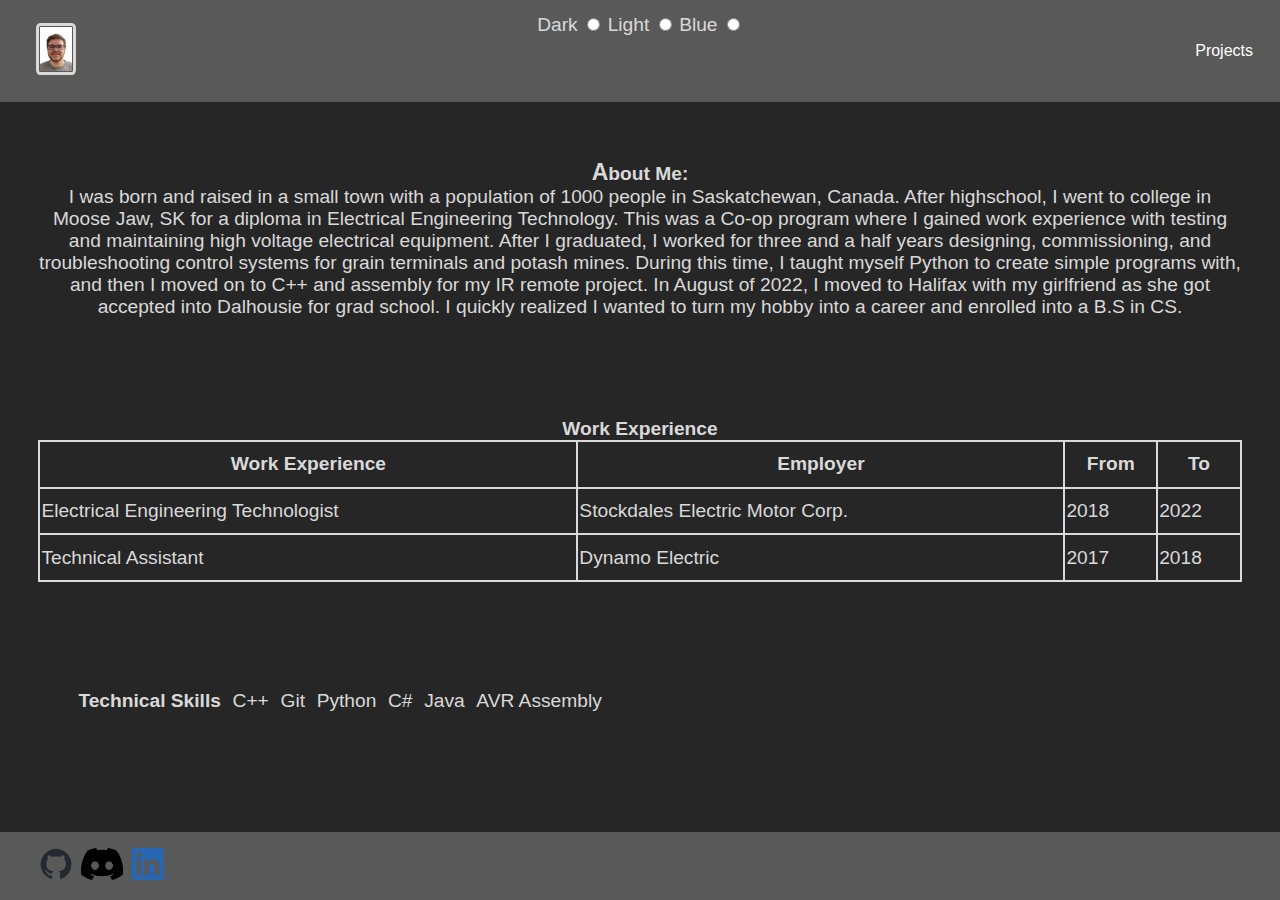
<file: about.html>
<!DOCTYPE html>
<html lang="en">
    <head>
        <meta charset="UTF-8">
        <title>Austin Putland</title>
        <link rel="icon" href="./images/favicon/AP.png">
        <link rel="stylesheet" href="./styles.css">
        <script src="script.js" type="text/javascript" defer></script>
    </head>
    <body>
        <header>
            <nav>
                <menu>
                    <li><a href="index.html"><img class="profile" src="./images/profile/profilePic.jpg" width="32" alt="Profile Picture"></a></li>
                    <form id="color">
                        <label for="dark">Dark</label>
                        <input type="radio" id="dark" value="dark" name="color">
                        <label for="light">Light</label>
                        <input type="radio" id="light" value="light" name="color">
                        <label for="light">Blue</label>
                        <input type="radio" id="blue" value="blue" name="color">
                    </form>
                    <li><a href="projects.html">Projects</a></li>
                </menu>
            </nav>            
        </header>
        <div id="aboutGrid">
            <p id="bio">
                <strong>About Me:</strong><br>
                I was born and raised in a small town with a population of 1000 people in Saskatchewan, Canada. After highschool, I went to college in Moose Jaw, SK for a diploma in Electrical Engineering Technology. This was a Co-op program where I gained work experience with testing and maintaining high voltage electrical equipment. After I graduated, I worked for three and a half years designing, commissioning, and troubleshooting control systems for grain terminals and potash mines. During this time, I taught myself Python to create simple programs with, and then I moved on to C++ and assembly for my IR remote project. In August of 2022, I moved to Halifax with my girlfriend as she got accepted into    Dalhousie for grad school. I quickly realized I wanted to turn my hobby into a career and enrolled into a B.S in CS. 
            </p>
            <table>
                <caption><strong>Work Experience</strong></caption>
                <tr>
                    <th>Work Experience</th>
                    <th>Employer</th>
                    <th>From</th>
                    <th>To</th>
                </tr>
                <tr>
                    <td>Electrical Engineering Technologist</td>
                    <td>Stockdales Electric Motor Corp.</td>
                    <td>2018</td>
                    <td>2022</td>
                </tr>
                <tr>
                    <td>Technical Assistant</td>
                    <td>Dynamo Electric</td>
                    <td>2017</td>
                    <td>2018</td>
                </tr>
            </table>
            <ul id="skills">
                <strong>Technical Skills</strong>
                <li>C++</li>
                <li>Git</li>
                <li>Python</li>
                <li>C#</li>
                <li>Java</li>
                <li>AVR Assembly</li>
            </ul>
        </div>
        <footer>
            <ul>
                <li>
                    <a href="https://github.com/Goofyeet" target="_blank">
                    <img src="./images/github/githubBlk.png" alt="black github logo" height="32" title="Github">
                    </a>
                </li>
                <!--Copy discord tag to clipboard when clicked-->
                <li><img src="./images/discord/discord-mark-black.png" alt="black Discord logo" height="32" title="Copy Discord Tag" id="discord"></li>
                <li>
                    <a href="https://www.linkedin.com/in/austin-putland-0ab599168/" target="_blank">
                        <img src="./images/linked-in/LI-In-Bug.png" alt="LinkedIn logo" height="32">
                    </a>
                </li>
            </ul>
        </footer>
    </body>
</html>
</file>
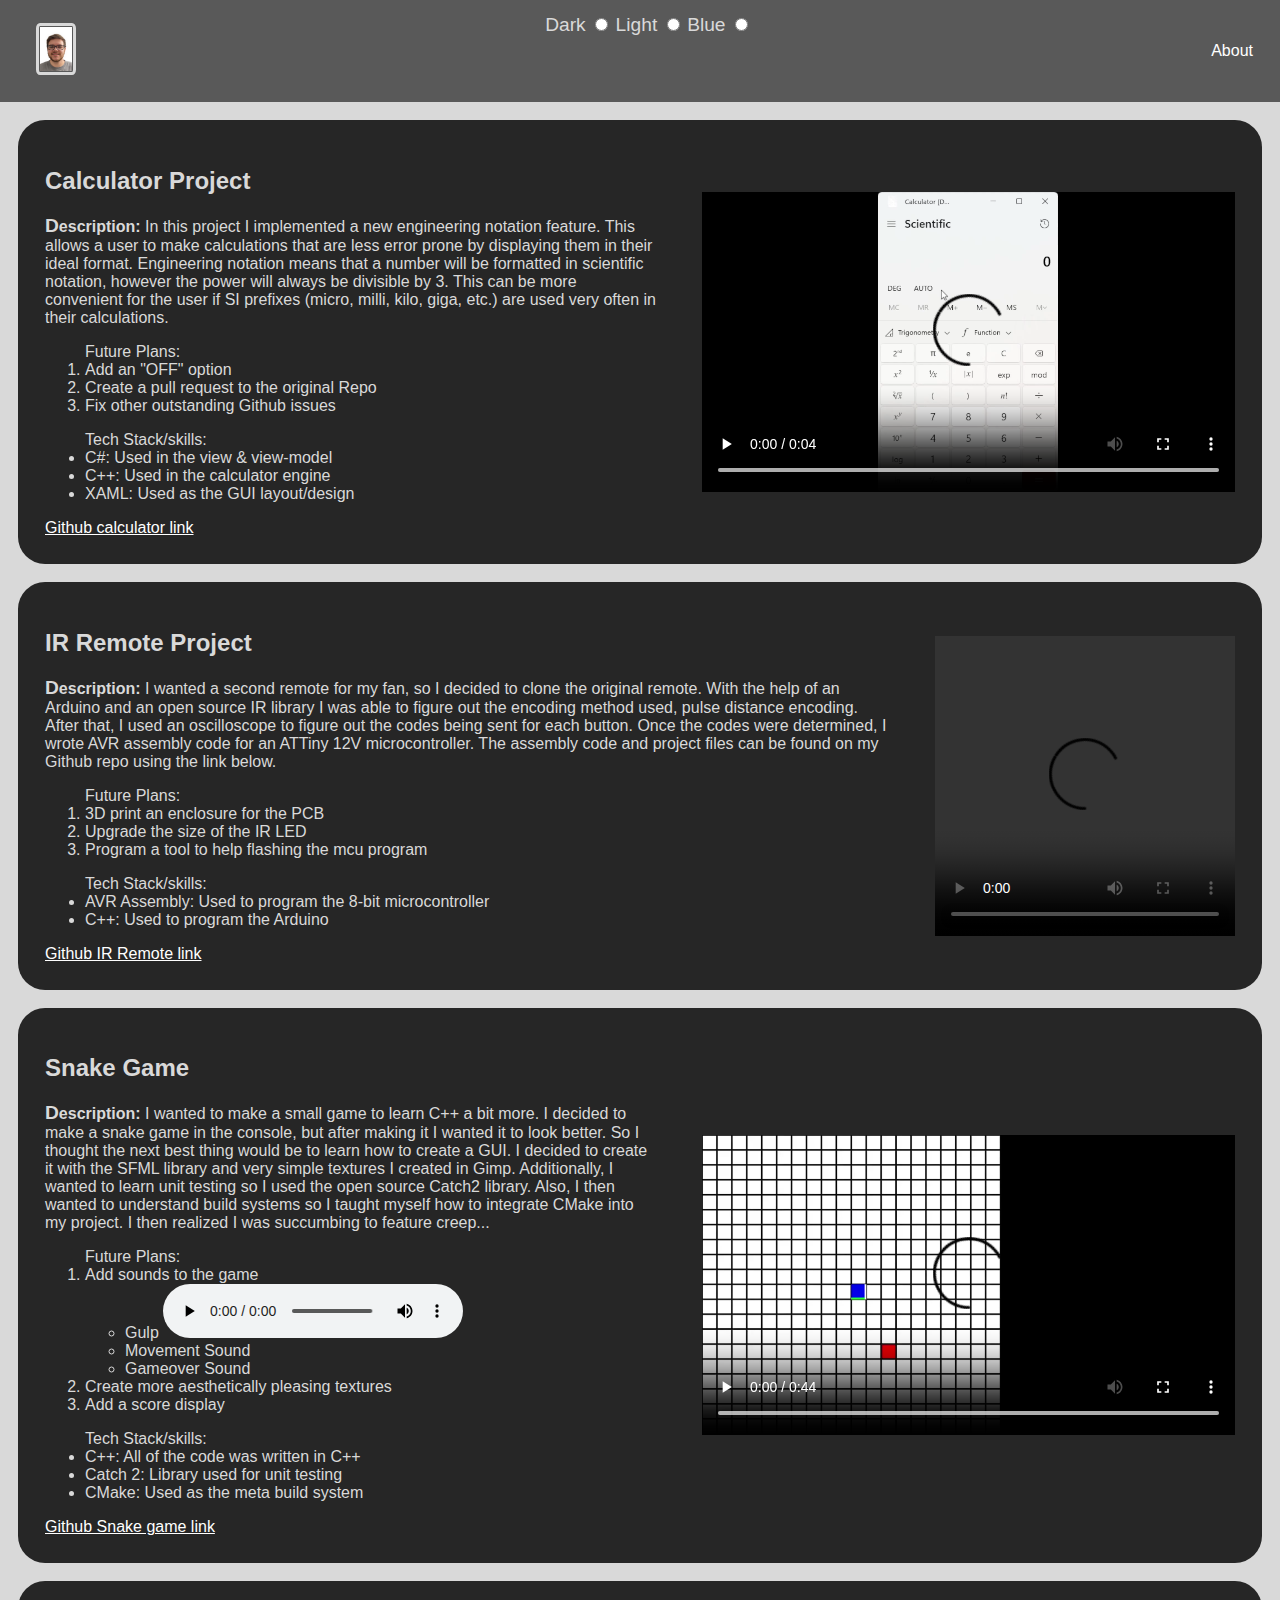
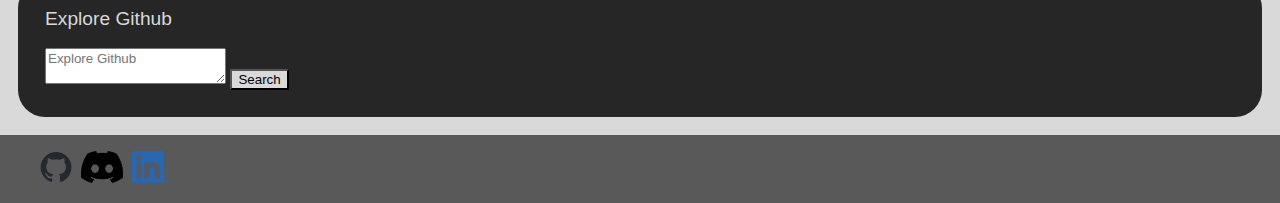
<file: projects.html>
<!DOCTYPE html>
<html lang="en">
    <head>
        <meta charset="UTF-8">
        <title>Austin Putland</title>
        <link rel="icon" href="./images/favicon/AP.png">
        <link rel="stylesheet" href="./styles.css">
        <script src="script.js" type="text/javascript" defer></script>
    </head>
    <body>
        <header>
            <nav>
                <menu>
                    <li><a href="index.html"><img class="profile" src="./images/profile/profilePic.jpg" width="32" alt="Profile Picture"></a></li>
                    <form id="color">
                        <label for="dark">Dark</label>
                        <input type="radio" id="dark" value="dark" name="color">
                        <label for="light">Light</label>
                        <input type="radio" id="light" value="light" name="color">
                        <label for="light">Blue</label>
                        <input type="radio" id="blue" value="blue" name="color">
                    </form>
                    <li><a href="about.html">About</a></li>
                </menu>
            </nav>            
        </header>
        <div id="proSection">
            <section>
                <!--Section for Calc Project-->
                <div>
                    <!--div for text-->
                    <h2><strong>Calculator Project</strong></h2>
                    <p><strong>Description:</strong> In this project I implemented a new engineering notation feature. This allows a user to make calculations that are less error prone by displaying them in their ideal format. Engineering notation means that a number will be formatted in scientific notation, however the power will always be divisible by 3. This can be more convenient for the user if SI prefixes (micro, milli, kilo, giga, etc.) are used very often in their calculations.</p>
                    <ol>
                        Future Plans:
                        <li>Add an "OFF" option</li>
                        <li>Create a pull request to the original Repo</li>
                        <li>Fix other outstanding Github issues</li>
                    </ol>
                    <ul>
                        Tech Stack/skills:
                        <li>C#: Used in the view & view-model</li>
                        <li>C++: Used in the calculator engine</li>
                        <li>XAML: Used as the GUI layout/design</li>
                    </ul>
                    <a href="https://github.com/Goofyeet/calculator/tree/feature/Eng-Notation" target="_blank">Github calculator link</a>
                </div>
                <div class="video">
                    <!--div for video-->
                    <video controls height="300">
                        <source src="./videos/calc.mp4" type="video/mp4">
                    </video>
                </div>
            </section>
            <section>
                <!--Section for IR Remote Project-->
                <div>
                    <!--div for text-->
                    <h2><strong>IR Remote Project</strong></h2>
                    <p><strong>Description:</strong> I wanted a second remote for my fan, so I decided to clone the original remote. With the help of an Arduino and an open source IR library I was able to figure out the encoding method used, pulse distance encoding. After that, I used an oscilloscope to figure out the codes being sent for each button. Once the codes were determined, I wrote AVR assembly code for an ATTiny 12V microcontroller. The assembly code and project files can be found on my Github repo using the link below.</p>
                    <ol>
                        Future Plans:
                        <li>3D print an enclosure for the PCB</li>
                        <li>Upgrade the size of the IR LED</li>
                        <li>Program a tool to help flashing the mcu program</li>
                    </ol>
                    <ul>
                        Tech Stack/skills:
                        <li>AVR Assembly: Used to program the 8-bit microcontroller</li>
                        <li>C++: Used to program the Arduino</li>
                    </ul>
                    <a href="https://github.com/Goofyeet/IR-Remote" target="_blank">Github IR Remote link</a>
                </div>
                <div class="video">
                    <!--div for video-->
                    <video controls height = "300">
                        <source src="https://raw.githubusercontent.com/Goofyeet/IR-Remote/dev/Media/remote.mp4" type="video/mp4">
                    </video>
                </div>
            </section>
            <section>
                <!--Section for Snake Game Project-->
                <div>
                    <!--div for text-->
                    <h2><strong>Snake Game</strong></h2>
                    <p><strong>Description:</strong> I wanted to make a small game to learn C++ a bit more. I decided to make a snake game in the console, but after making it I wanted it to look better. So I thought the next best thing would be to learn how to create a GUI. I decided to create it with the SFML library and very simple textures I created in Gimp. Additionally, I wanted to learn unit testing so I used the open source Catch2 library. Also, I then wanted to understand build systems so I taught myself how to integrate CMake into my project. I then realized I was succumbing to feature creep...</p>
                    <ol>
                        Future Plans:
                        <li>Add sounds to the game</li>
                            <ul>
                                <li>Gulp
                                    <audio controls>
                                        <source src="./audio/gulp.wav" type="audio/wav"/>
                                        <source src="./audio/gulp.mp3" type="audio/mp3"/>
                                        Can't play audio file
                                    </audio>
                                </li>
                                <li>Movement Sound</li>
                                <li>Gameover Sound</li>
                            </ul>
                        <li>Create more aesthetically pleasing textures</li>
                        <li>Add a score display</li>
                    </ol>
                    <ul>
                        Tech Stack/skills:
                        <li>C++: All of the code was written in C++</li>
                        <li>Catch 2: Library used for unit testing</li>
                        <li>CMake: Used as the meta build system</li>
                    </ul>
                    <a href="https://github.com/Goofyeet/Snake" target="_blank">Github Snake game link</a>
                </div>
                <div class="video">
                    <!--div for video-->
                    <video controls height="300">
                        <source src="./videos/snake.mp4" type="video/mp4">
                    </video>
                </div>
            </section>
            <form action="https://github.com/search" method="GET" target="_blank" id="searchForm">
                <label>Explore Github</label>
                <div>
                    <textarea name="q" placeholder="Explore Github" id="searchBox"></textarea>
                    <input type="submit" value="Search" id="search">
                </div>
            </form>
        </div>
        <footer>
            <ul>
                <li>
                    <a href="https://github.com/Goofyeet" target="_blank">
                    <img src="./images/github/githubBlk.png" alt="black github logo" height="32" title="Github">
                    </a>
                </li>
                <!--Copy discord tag to clipboard when clicked-->
                <li><img src="./images/discord/discord-mark-black.png" alt="black Discord logo" height="32" title="Copy Discord Tag" id="discord"></li>
                <li>
                    <a href="https://www.linkedin.com/in/austin-putland-0ab599168/" target="_blank">
                        <img src="./images/linked-in/LI-In-Bug.png" alt="LinkedIn logo" height="32">
                    </a>
                </li>
            </ul>
        </footer>
    </body>
</html>
</file>
<file: styles.css>
* {
    font-family: Arial, Helvetica, sans-serif;
}

:root{
    --primary: #262626;
    --secondary: #595959;
    --tertiary: #d9d9d9;
}

html, body {
    margin: 0;
    width: 100%;
    height: 100%;
}

body {
    min-height: 100%;
    display: flex;
    flex-direction: column;
}

#heroDiv {
    background-image: url(./images/hero/space.png);
    background-size: cover;
    display: flex;
    flex-direction: column;
    justify-content: center;
    align-items: center;
    height: 100%;
    gap: 20%; 
}

#mainDiv {
    background-color: transparent;
    display: flex;
    flex-wrap: wrap-reverse;
    justify-content: center;
    align-items: center;
    width: 100%;
    gap: 20%; 
}

#introDiv {
    background-color: transparent;
}

header, footer {
    background-color: var(--secondary);
    color: var(--tertiary);
    flex: 1;
}

.profile {
    border-radius: 10%;
    border: solid var(--tertiary);
    padding: 1px;
    margin: 1vh;
}

menu {
    list-style-type: none;
    display: flex;    
    justify-content: space-between;
    margin: 0;
    padding: 1.5vh 3vh;
}

#proSection {
    display: flex;
    flex-direction: column;
    gap: 2vh;
    background-color: var(--tertiary);
    padding: 2vh;
}

section {
    display: flex;
    padding: 3vh;
    border-radius: 3vh;
    background-color: var(--primary);
    gap: 5vh; 
}

@media screen and (max-width: 800px){
section {
    display: flex;
    flex-direction: column;
    padding: 3vh;
    border-radius: 3vh;
    background-color: var(--primary);
    gap: 5vh; 
}
}

section a {
    color: white;
}

.video {
    display: flex;
    flex-direction: column;
    justify-content: center;
}

#searchForm {
    background-color: var(--primary);
    padding: 3vh;
    border-radius: 3vh;
    display: flex;
    flex-direction: column;
    gap: 2vh;
}

label {
    font-size: larger;
}

[type="text"], [type="submit"] {
    background-color: var(--tertiary);
}

header a{
    color: white;
    text-decoration: none;
}

a:visited {
    color: var(--tertiary);
}

section [target]:hover {
    color: #ff8800;
}

menu li {
    align-self: center;
}

span {
    display: inline-flex;
    gap: 4vh;
}

#aboutGrid {
    display: grid;
    grid-template-columns: auto auto auto;
    grid-template-rows: auto auto auto;
    padding: 3%;
    flex: 10;
    gap: 2vh;
    font-size: larger;
}

#bio {
    text-align: center;
    justify-self: center;
    grid-column: 1 / span 3;
    block-size: fit-content;
}

p + table {
    grid-column: 1 / span 3;
}

#skills {
    grid-column: 1 / span 3;
    list-style-type: none;
    display: flex;
    gap: 1%;
    margin-top: 10vh;

}

p::first-letter {
    font-size: larger;
}

table ~ ul {
    grid-column: 1 / span 2;
}

table, th, td {
    border: solid 2px var(--tertiary);
    border-collapse: collapse;
}

footer > ul {
    list-style-type: none;
    display: flex;
    gap: 1vh;
}

div {
    background-color: var(--primary);
    color: var(--tertiary);
}

#discord:hover {
    cursor: pointer;
}
</file>
